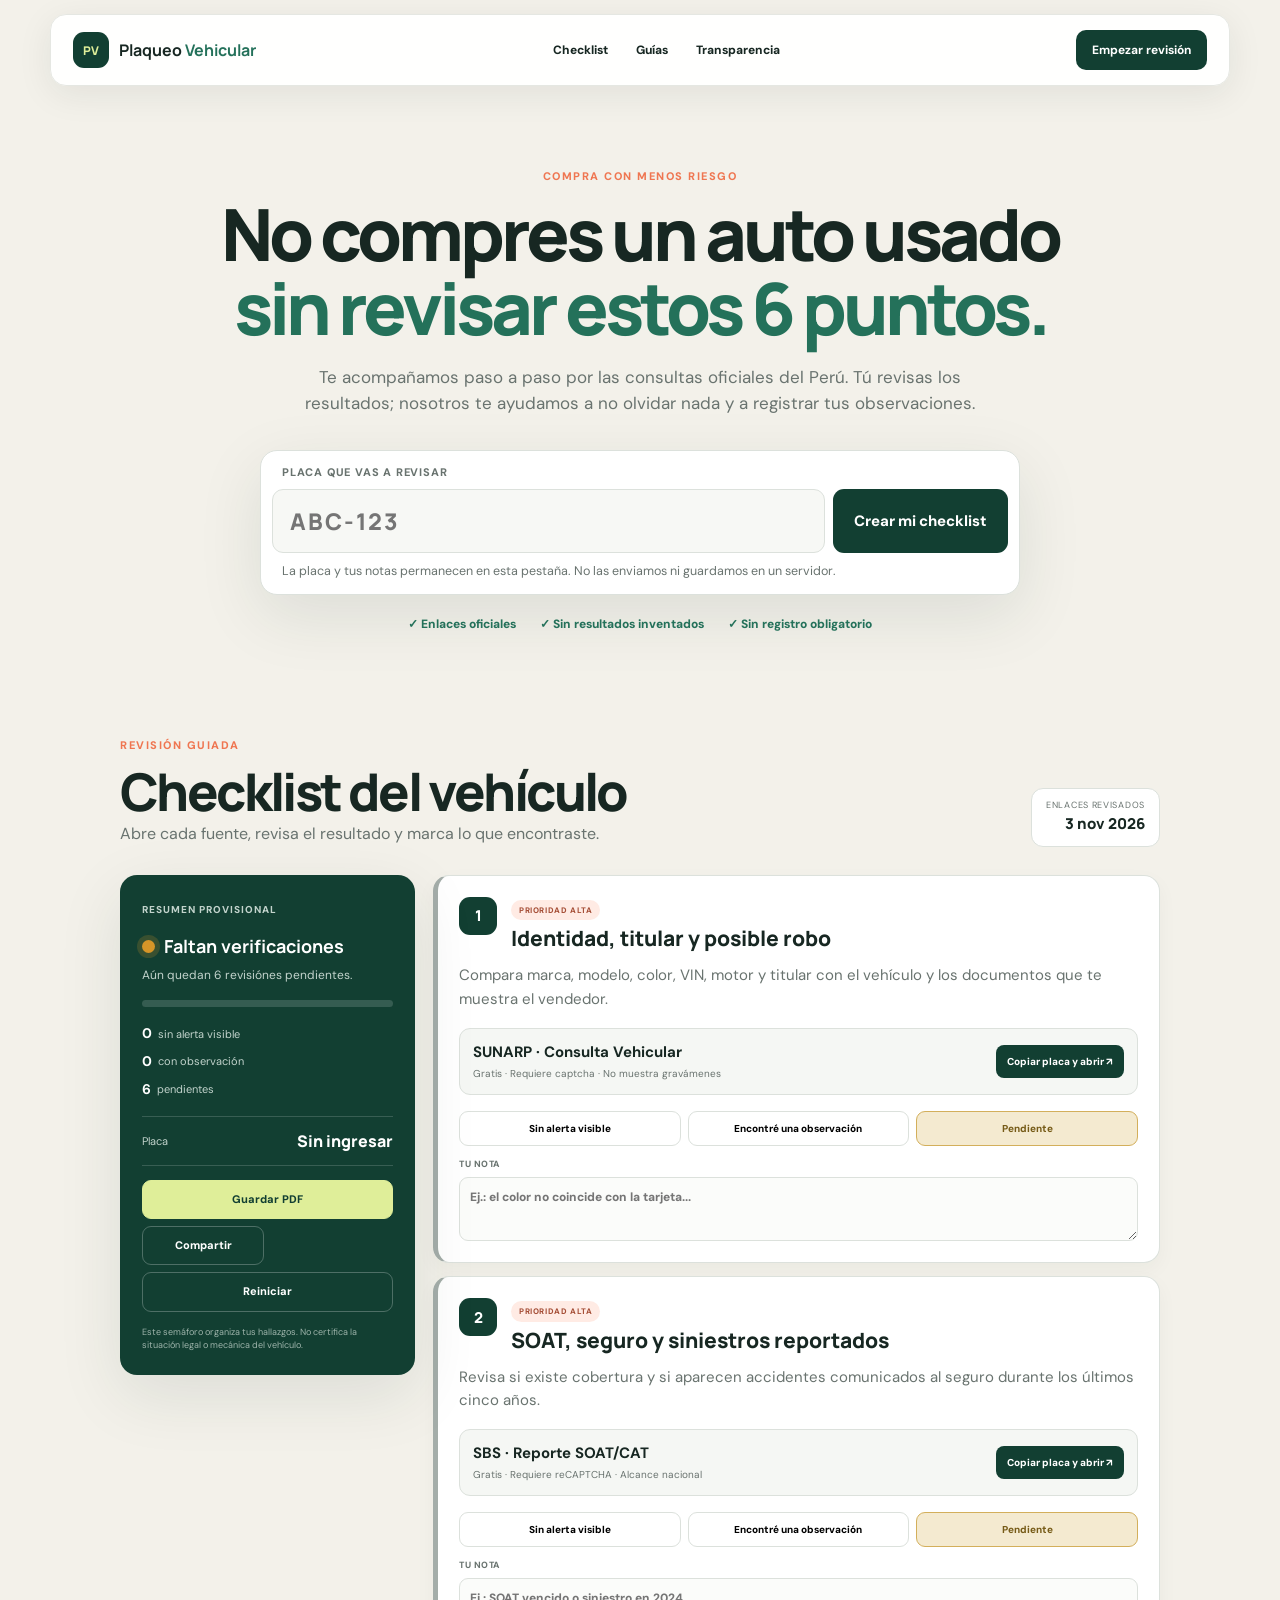
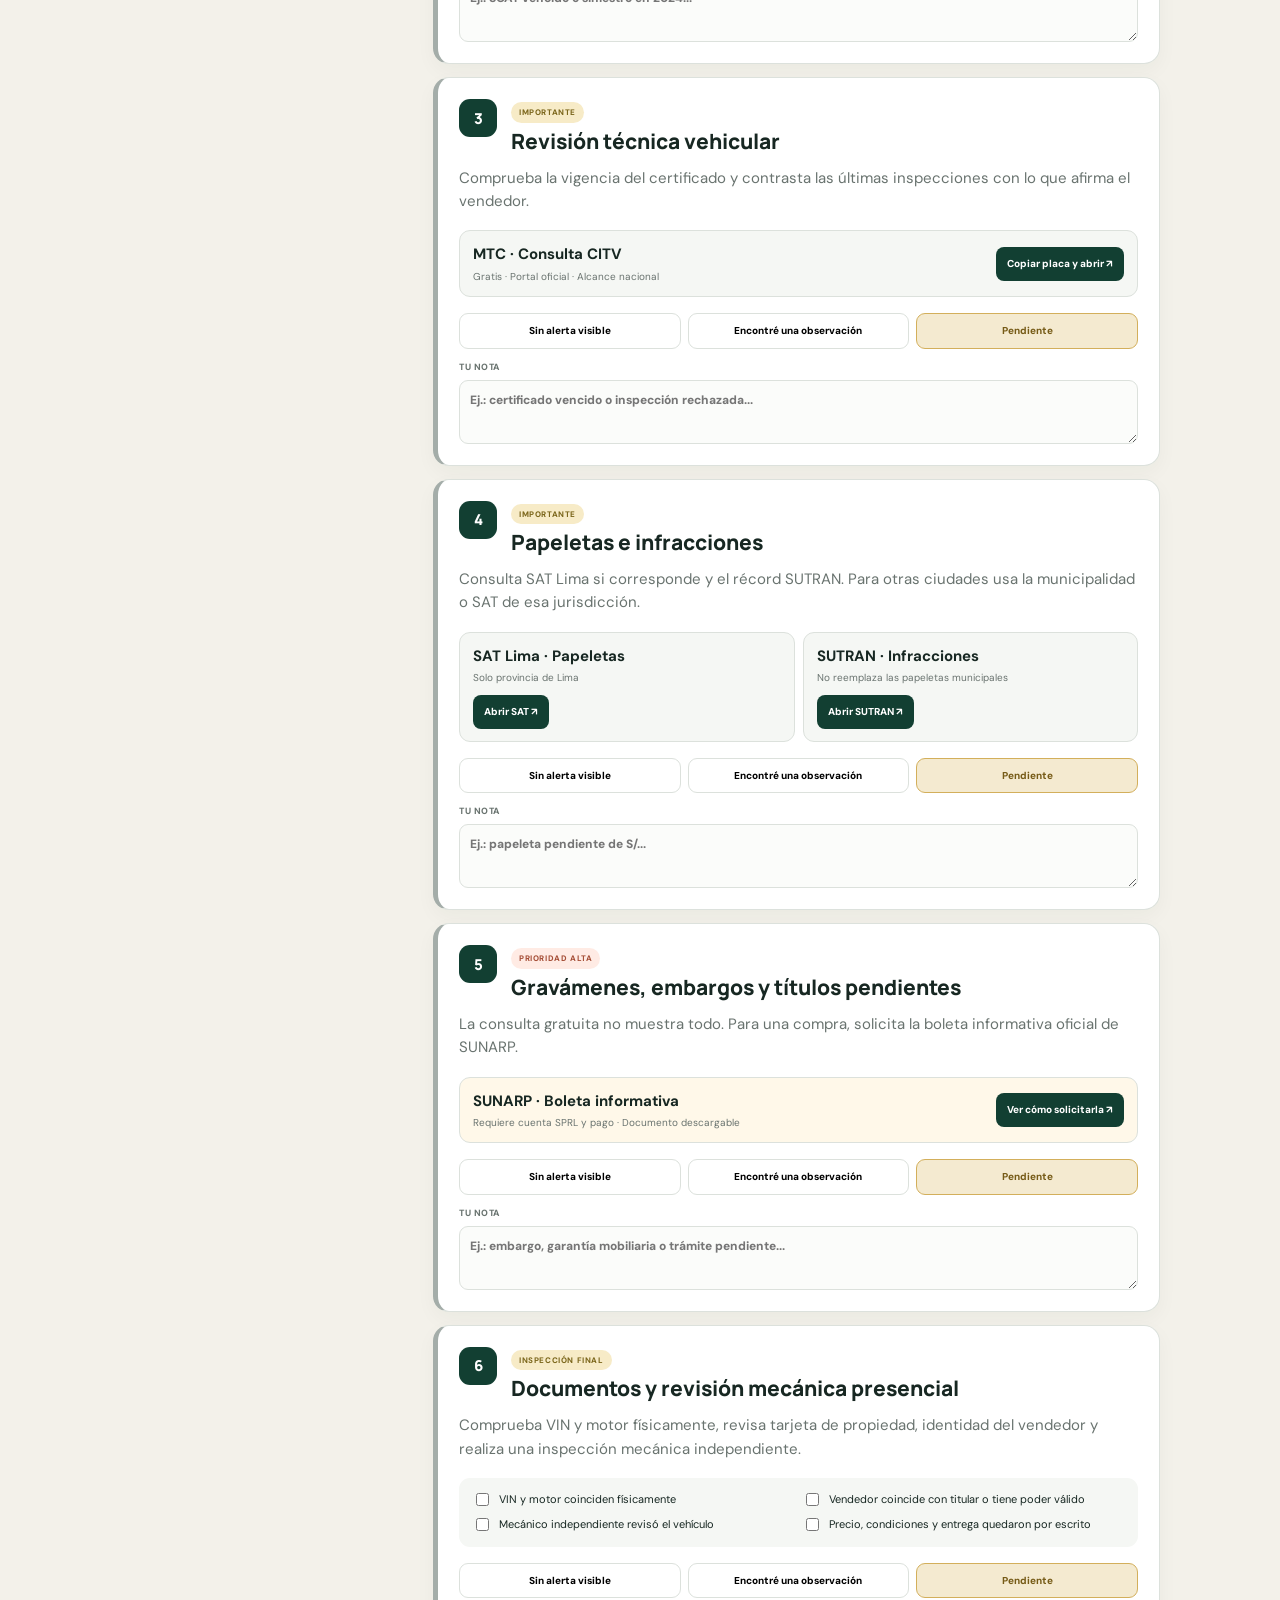
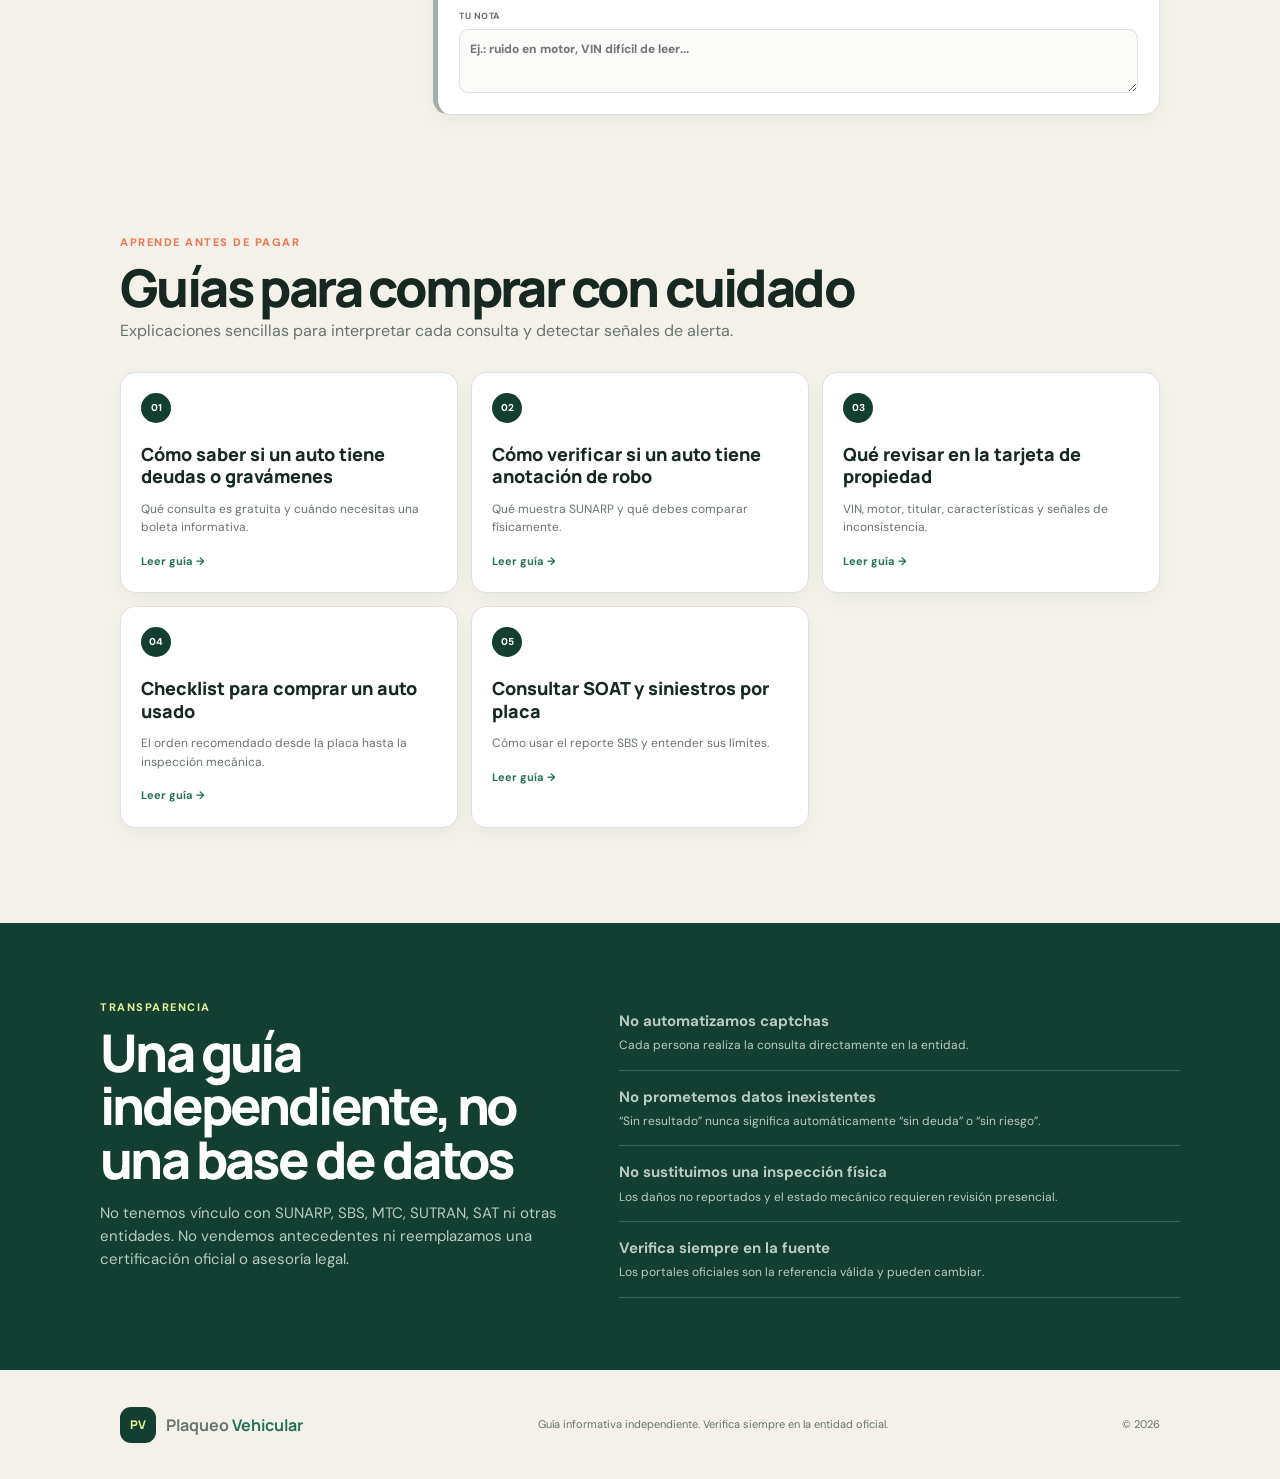
<file: index.html>
<!doctype html>
<html lang="es">
<head>
  <meta charset="utf-8">
  <meta name="viewport" content="width=device-width,initial-scale=1,viewport-fit=cover">
  <meta name="theme-color" content="#123f32">
  <title>Checklist para comprar un auto usado en Perú | Plaqueo Vehicular</title>
  <meta name="description" content="Guía paso a paso para revisar un auto usado en Perú con fuentes oficiales. Consulta SUNARP, SOAT, revisión técnica, papeletas y gravámenes sin datos inventados.">
  <link rel="canonical" href="https://matiascar1.github.io/Plaqueo-vehicular/">
  <meta property="og:type" content="website">
  <meta property="og:locale" content="es_PE">
  <meta property="og:site_name" content="Plaqueo Vehicular">
  <meta property="og:title" content="Antes de comprar un auto usado, revisa estos 6 puntos">
  <meta property="og:description" content="Checklist gratuito con enlaces oficiales de SUNARP, SBS, MTC, SUTRAN y SAT. Sin inventar resultados.">
  <meta property="og:url" content="https://matiascar1.github.io/Plaqueo-vehicular/">
  <meta property="og:image" content="https://matiascar1.github.io/Plaqueo-vehicular/og-card.png">
  <meta property="og:image:width" content="1200">
  <meta property="og:image:height" content="630">
  <meta name="twitter:card" content="summary_large_image">
  <link rel="preconnect" href="https://fonts.googleapis.com">
  <link rel="preconnect" href="https://fonts.gstatic.com" crossorigin>
  <link href="https://fonts.googleapis.com/css2?family=DM+Sans:wght@400;500;600;700&family=Manrope:wght@700;800&display=swap" rel="stylesheet">
  <link rel="stylesheet" href="styles.css?v=8">
  <script type="application/ld+json">{"@context":"https://schema.org","@type":"WebSite","name":"Plaqueo Vehicular","url":"https://matiascar1.github.io/Plaqueo-vehicular/","description":"Guía independiente para revisar un auto usado en Perú mediante fuentes oficiales."}</script>
</head>
<body>
  <header class="site-header">
    <a class="brand" href="#inicio" aria-label="Plaqueo Vehicular, inicio"><span class="brand-mark">PV</span><span>Plaqueo <b>Vehicular</b></span></a>
    <nav aria-label="Navegación principal"><a href="#checklist">Checklist</a><a href="#guias">Guías</a><a href="#limites">Transparencia</a></nav>
    <a class="header-link" href="#checklist">Empezar revisión</a>
  </header>

  <main id="inicio">
    <section class="hero">
      <div class="hero-copy">
        <span class="eyebrow">COMPRA CON MENOS RIESGO</span>
        <h1>No compres un auto usado<br><em>sin revisar estos 6 puntos.</em></h1>
        <p>Te acompañamos paso a paso por las consultas oficiales del Perú. Tú revisas los resultados; nosotros te ayudamos a no olvidar nada y a registrar tus observaciones.</p>
      </div>
      <form class="plate-form" id="plateForm">
        <label for="plateInput">Placa que vas a revisar</label>
        <div class="plate-row"><input id="plateInput" placeholder="ABC-123" maxlength="8" autocomplete="off" aria-describedby="plateHelp"><button type="submit">Crear mi checklist</button></div>
        <small id="plateHelp">La placa y tus notas permanecen en esta pestaña. No las enviamos ni guardamos en un servidor.</small>
      </form>
      <div class="trust-row" aria-label="Principios de la guía">
        <span>✓ Enlaces oficiales</span><span>✓ Sin resultados inventados</span><span>✓ Sin registro obligatorio</span>
      </div>
    </section>

    <section class="checklist-section" id="checklist">
      <div class="section-heading">
        <div><span class="eyebrow">REVISIÓN GUIADA</span><h2>Checklist del vehículo</h2><p>Abre cada fuente, revisa el resultado y marca lo que encontraste.</p></div>
        <div class="verified-date"><span>Enlaces revisados</span><strong>3 nov 2026</strong></div>
      </div>

      <div class="checklist-layout">
        <aside class="summary-card" aria-live="polite">
          <span class="summary-label">Resumen provisional</span>
          <div class="traffic pending" id="traffic"><span class="traffic-dot"></span><strong>Faltan verificaciones</strong></div>
          <p id="summaryText">Completa las seis revisiones antes de tomar una decisión.</p>
          <div class="progress" aria-label="Progreso del checklist"><span id="progressBar"></span></div>
          <div class="summary-counts"><span><b id="okCount">0</b> sin alerta visible</span><span><b id="warnCount">0</b> con observación</span><span><b id="pendingCount">6</b> pendientes</span></div>
          <div class="prepared-plate"><span>Placa</span><strong id="preparedPlate">Sin ingresar</strong></div>
          <div class="summary-actions"><button id="downloadPdf" class="action-primary">Guardar PDF</button><button id="shareSummary">Compartir</button><button id="resetChecklist" class="action-quiet">Reiniciar</button></div>
          <small>Este semáforo organiza tus hallazgos. No certifica la situación legal o mecánica del vehículo.</small>
        </aside>

        <div class="steps" id="steps">
          <article class="check-step" data-state="pending" data-step="sunarp">
            <header><span class="step-number">1</span><div><span class="priority critical">Prioridad alta</span><h3>Identidad, titular y posible robo</h3></div></header>
            <p>Compara marca, modelo, color, VIN, motor y titular con el vehículo y los documentos que te muestra el vendedor.</p>
            <div class="step-source"><div><b>SUNARP · Consulta Vehicular</b><small>Gratis · Requiere captcha · No muestra gravámenes</small></div><a data-copy="true" href="https://consultavehicular.sunarp.gob.pe/consulta-vehicular/" target="_blank" rel="noopener">Copiar placa y abrir ↗</a></div>
            <div class="review-options" role="group" aria-label="Resultado de identidad y titular"><button data-result="ok">Sin alerta visible</button><button data-result="warn">Encontré una observación</button><button data-result="pending" class="selected">Pendiente</button></div>
            <label class="note-label">Tu nota <textarea placeholder="Ej.: el color no coincide con la tarjeta..."></textarea></label>
          </article>

          <article class="check-step" data-state="pending" data-step="insurance">
            <header><span class="step-number">2</span><div><span class="priority critical">Prioridad alta</span><h3>SOAT, seguro y siniestros reportados</h3></div></header>
            <p>Revisa si existe cobertura y si aparecen accidentes comunicados al seguro durante los últimos cinco años.</p>
            <div class="step-source"><div><b>SBS · Reporte SOAT/CAT</b><small>Gratis · Requiere reCAPTCHA · Alcance nacional</small></div><a data-copy="true" href="https://servicios.sbs.gob.pe/reportesoat/BusquedaPlaca" target="_blank" rel="noopener">Copiar placa y abrir ↗</a></div>
            <div class="review-options" role="group" aria-label="Resultado de SOAT y siniestros"><button data-result="ok">Sin alerta visible</button><button data-result="warn">Encontré una observación</button><button data-result="pending" class="selected">Pendiente</button></div>
            <label class="note-label">Tu nota <textarea placeholder="Ej.: SOAT vencido o siniestro en 2024..."></textarea></label>
          </article>

          <article class="check-step" data-state="pending" data-step="inspection">
            <header><span class="step-number">3</span><div><span class="priority">Importante</span><h3>Revisión técnica vehicular</h3></div></header>
            <p>Comprueba la vigencia del certificado y contrasta las últimas inspecciones con lo que afirma el vendedor.</p>
            <div class="step-source"><div><b>MTC · Consulta CITV</b><small>Gratis · Portal oficial · Alcance nacional</small></div><a data-copy="true" href="https://sistemas.mtc.gob.pe/aplicaciones/consulta-de-inspeccion-tecnica-vehicular/" target="_blank" rel="noopener">Copiar placa y abrir ↗</a></div>
            <div class="review-options" role="group" aria-label="Resultado de revisión técnica"><button data-result="ok">Sin alerta visible</button><button data-result="warn">Encontré una observación</button><button data-result="pending" class="selected">Pendiente</button></div>
            <label class="note-label">Tu nota <textarea placeholder="Ej.: certificado vencido o inspección rechazada..."></textarea></label>
          </article>

          <article class="check-step" data-state="pending" data-step="fines">
            <header><span class="step-number">4</span><div><span class="priority">Importante</span><h3>Papeletas e infracciones</h3></div></header>
            <p>Consulta SAT Lima si corresponde y el récord SUTRAN. Para otras ciudades usa la municipalidad o SAT de esa jurisdicción.</p>
            <div class="source-pair"><div class="step-source"><div><b>SAT Lima · Papeletas</b><small>Solo provincia de Lima</small></div><a data-copy="true" href="https://www.sat.gob.pe/Websitev8/modulos/contenidos/ConsultaPapeletasv3.aspx" target="_blank" rel="noopener">Abrir SAT ↗</a></div><div class="step-source"><div><b>SUTRAN · Infracciones</b><small>No reemplaza las papeletas municipales</small></div><a data-copy="true" href="https://www.sutran.gob.pe/consultas/record-de-infracciones/record-de-infracciones/" target="_blank" rel="noopener">Abrir SUTRAN ↗</a></div></div>
            <div class="review-options" role="group" aria-label="Resultado de papeletas"><button data-result="ok">Sin alerta visible</button><button data-result="warn">Encontré una observación</button><button data-result="pending" class="selected">Pendiente</button></div>
            <label class="note-label">Tu nota <textarea placeholder="Ej.: papeleta pendiente de S/..."></textarea></label>
          </article>

          <article class="check-step" data-state="pending" data-step="liens">
            <header><span class="step-number">5</span><div><span class="priority critical">Prioridad alta</span><h3>Gravámenes, embargos y títulos pendientes</h3></div></header>
            <p>La consulta gratuita no muestra todo. Para una compra, solicita la boleta informativa oficial de SUNARP.</p>
            <div class="step-source paid-source"><div><b>SUNARP · Boleta informativa</b><small>Requiere cuenta SPRL y pago · Documento descargable</small></div><a data-copy="true" href="https://www.gob.pe/22911-solicitar-boleta-informativa" target="_blank" rel="noopener">Ver cómo solicitarla ↗</a></div>
            <div class="review-options" role="group" aria-label="Resultado de gravámenes"><button data-result="ok">Sin alerta visible</button><button data-result="warn">Encontré una observación</button><button data-result="pending" class="selected">Pendiente</button></div>
            <label class="note-label">Tu nota <textarea placeholder="Ej.: embargo, garantía mobiliaria o trámite pendiente..."></textarea></label>
          </article>

          <article class="check-step" data-state="pending" data-step="physical">
            <header><span class="step-number">6</span><div><span class="priority">Inspección final</span><h3>Documentos y revisión mecánica presencial</h3></div></header>
            <p>Comprueba VIN y motor físicamente, revisa tarjeta de propiedad, identidad del vendedor y realiza una inspección mecánica independiente.</p>
            <div class="physical-list"><label><input type="checkbox"> VIN y motor coinciden físicamente</label><label><input type="checkbox"> Vendedor coincide con titular o tiene poder válido</label><label><input type="checkbox"> Mecánico independiente revisó el vehículo</label><label><input type="checkbox"> Precio, condiciones y entrega quedaron por escrito</label></div>
            <div class="review-options" role="group" aria-label="Resultado de revisión presencial"><button data-result="ok">Sin alerta visible</button><button data-result="warn">Encontré una observación</button><button data-result="pending" class="selected">Pendiente</button></div>
            <label class="note-label">Tu nota <textarea placeholder="Ej.: ruido en motor, VIN difícil de leer..."></textarea></label>
          </article>
        </div>
      </div>
    </section>

    <section class="guides" id="guias">
      <div class="section-heading"><div><span class="eyebrow">APRENDE ANTES DE PAGAR</span><h2>Guías para comprar con cuidado</h2><p>Explicaciones sencillas para interpretar cada consulta y detectar señales de alerta.</p></div></div>
      <div class="guide-grid">
        <a href="como-saber-deudas-gravamenes.html"><span>01</span><h3>Cómo saber si un auto tiene deudas o gravámenes</h3><p>Qué consulta es gratuita y cuándo necesitas una boleta informativa.</p><b>Leer guía →</b></a>
        <a href="verificar-auto-robado.html"><span>02</span><h3>Cómo verificar si un auto tiene anotación de robo</h3><p>Qué muestra SUNARP y qué debes comparar físicamente.</p><b>Leer guía →</b></a>
        <a href="revisar-tarjeta-propiedad.html"><span>03</span><h3>Qué revisar en la tarjeta de propiedad</h3><p>VIN, motor, titular, características y señales de inconsistencia.</p><b>Leer guía →</b></a>
        <a href="checklist-comprar-auto-usado.html"><span>04</span><h3>Checklist para comprar un auto usado</h3><p>El orden recomendado desde la placa hasta la inspección mecánica.</p><b>Leer guía →</b></a>
        <a href="consultar-soat-siniestros.html"><span>05</span><h3>Consultar SOAT y siniestros por placa</h3><p>Cómo usar el reporte SBS y entender sus límites.</p><b>Leer guía →</b></a>
      </div>
    </section>

    <section class="limits" id="limites">
      <div><span class="eyebrow">TRANSPARENCIA</span><h2>Una guía independiente, no una base de datos</h2><p>No tenemos vínculo con SUNARP, SBS, MTC, SUTRAN, SAT ni otras entidades. No vendemos antecedentes ni reemplazamos una certificación oficial o asesoría legal.</p></div>
      <div class="limit-list"><p><b>No automatizamos captchas</b><span>Cada persona realiza la consulta directamente en la entidad.</span></p><p><b>No prometemos datos inexistentes</b><span>“Sin resultado” nunca significa automáticamente “sin deuda” o “sin riesgo”.</span></p><p><b>No sustituimos una inspección física</b><span>Los daños no reportados y el estado mecánico requieren revisión presencial.</span></p><p><b>Verifica siempre en la fuente</b><span>Los portales oficiales son la referencia válida y pueden cambiar.</span></p></div>
    </section>
  </main>

  <footer><div class="brand"><span class="brand-mark">PV</span><span>Plaqueo <b>Vehicular</b></span></div><p>Guía informativa independiente. Verifica siempre en la entidad oficial.</p><span>© 2026</span></footer>
  <div class="toast" id="toast" role="status" aria-live="polite"></div>
  <script src="app.js?v=8"></script>
</body>
</html>
</file>
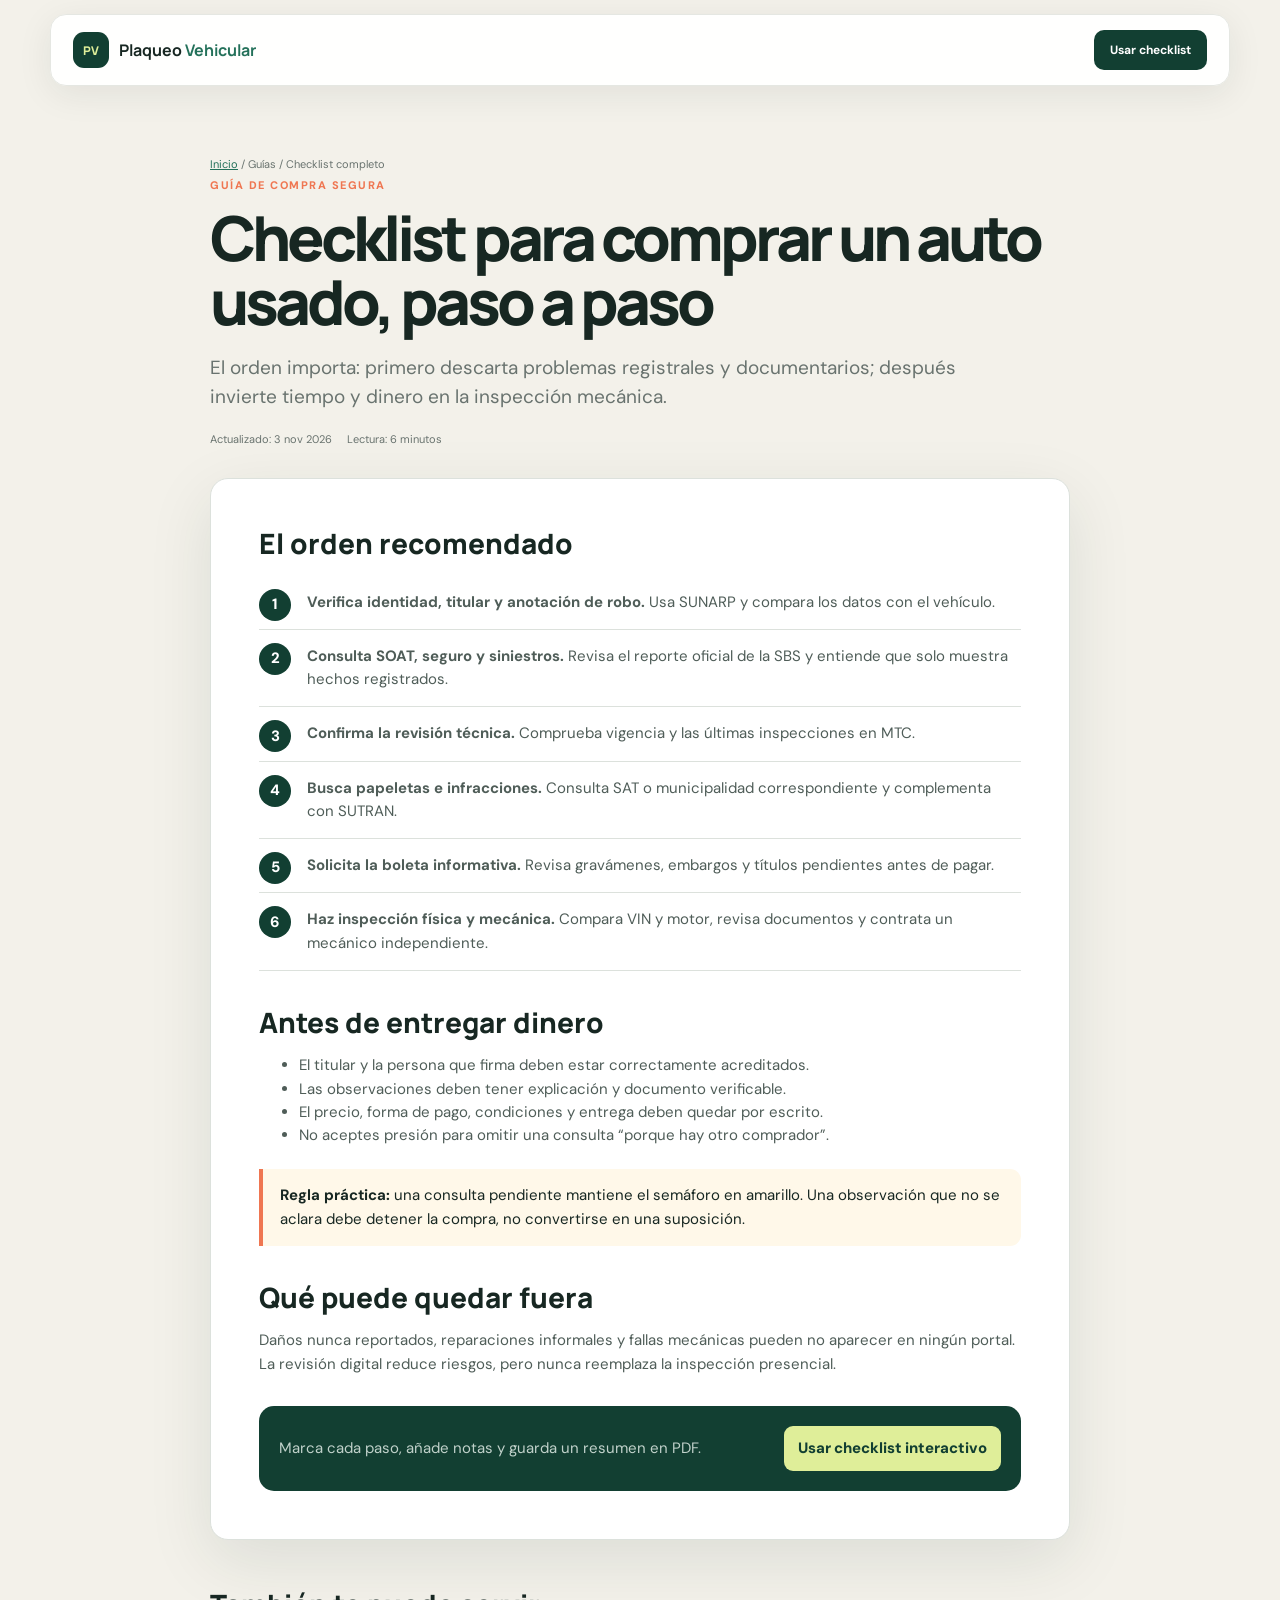
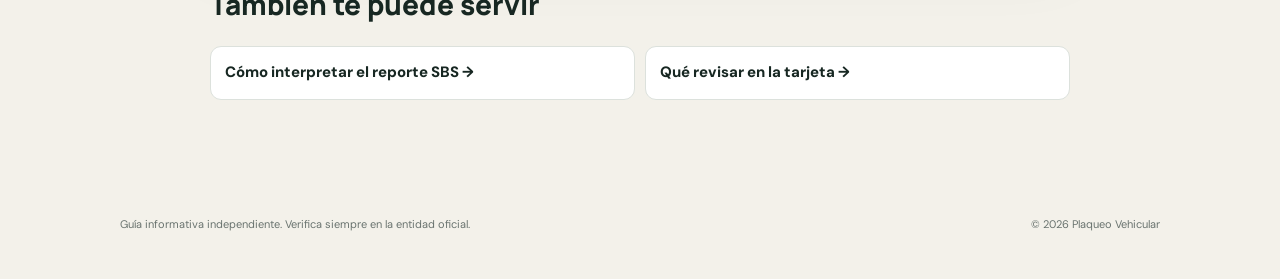
<file: checklist-comprar-auto-usado.html>
<!doctype html><html lang="es"><head><meta charset="utf-8"><meta name="viewport" content="width=device-width,initial-scale=1"><meta name="theme-color" content="#123f32"><title>Checklist para comprar un auto usado en Perú</title><meta name="description" content="Checklist paso a paso para revisar documentos, SUNARP, SOAT, siniestros, revisión técnica, papeletas, gravámenes y mecánica."><link rel="canonical" href="https://matiascar1.github.io/Plaqueo-vehicular/checklist-comprar-auto-usado.html"><meta property="og:type" content="article"><meta property="og:locale" content="es_PE"><meta property="og:title" content="Checklist para comprar un auto usado"><meta property="og:description" content="Seis pasos antes de pagarle al vendedor."><meta property="og:image" content="https://matiascar1.github.io/Plaqueo-vehicular/og-card.svg"><link rel="preconnect" href="https://fonts.googleapis.com"><link rel="preconnect" href="https://fonts.gstatic.com" crossorigin><link href="https://fonts.googleapis.com/css2?family=DM+Sans:wght@400;500;600;700&family=Manrope:wght@700;800&display=swap" rel="stylesheet"><link rel="stylesheet" href="styles.css?v=8"></head><body class="guide-page"><header class="site-header"><a class="brand" href="index.html"><span class="brand-mark">PV</span><span>Plaqueo <b>Vehicular</b></span></a><a class="header-link" href="index.html#checklist">Usar checklist</a></header><main><article class="guide-article"><div class="article-hero"><div class="breadcrumbs"><a href="index.html">Inicio</a> / Guías / Checklist completo</div><span class="eyebrow">GUÍA DE COMPRA SEGURA</span><h1>Checklist para comprar un auto usado, paso a paso</h1><p class="article-lead">El orden importa: primero descarta problemas registrales y documentarios; después invierte tiempo y dinero en la inspección mecánica.</p><div class="article-meta"><span>Actualizado: 3 nov 2026</span><span>Lectura: 6 minutos</span></div></div><div class="article-body"><h2>El orden recomendado</h2><ol class="article-steps"><li><b>Verifica identidad, titular y anotación de robo.</b> Usa SUNARP y compara los datos con el vehículo.</li><li><b>Consulta SOAT, seguro y siniestros.</b> Revisa el reporte oficial de la SBS y entiende que solo muestra hechos registrados.</li><li><b>Confirma la revisión técnica.</b> Comprueba vigencia y las últimas inspecciones en MTC.</li><li><b>Busca papeletas e infracciones.</b> Consulta SAT o municipalidad correspondiente y complementa con SUTRAN.</li><li><b>Solicita la boleta informativa.</b> Revisa gravámenes, embargos y títulos pendientes antes de pagar.</li><li><b>Haz inspección física y mecánica.</b> Compara VIN y motor, revisa documentos y contrata un mecánico independiente.</li></ol><h2>Antes de entregar dinero</h2><ul><li>El titular y la persona que firma deben estar correctamente acreditados.</li><li>Las observaciones deben tener explicación y documento verificable.</li><li>El precio, forma de pago, condiciones y entrega deben quedar por escrito.</li><li>No aceptes presión para omitir una consulta “porque hay otro comprador”.</li></ul><div class="article-callout"><b>Regla práctica:</b> una consulta pendiente mantiene el semáforo en amarillo. Una observación que no se aclara debe detener la compra, no convertirse en una suposición.</div><h2>Qué puede quedar fuera</h2><p>Daños nunca reportados, reparaciones informales y fallas mecánicas pueden no aparecer en ningún portal. La revisión digital reduce riesgos, pero nunca reemplaza la inspección presencial.</p><div class="article-cta"><p>Marca cada paso, añade notas y guarda un resumen en PDF.</p><a href="index.html#checklist">Usar checklist interactivo</a></div></div></article><section class="related-guides"><h2>También te puede servir</h2><div class="related-list"><a href="consultar-soat-siniestros.html">Cómo interpretar el reporte SBS →</a><a href="revisar-tarjeta-propiedad.html">Qué revisar en la tarjeta →</a></div></section></main><footer><p>Guía informativa independiente. Verifica siempre en la entidad oficial.</p><span>© 2026 Plaqueo Vehicular</span></footer></body></html>
</file>
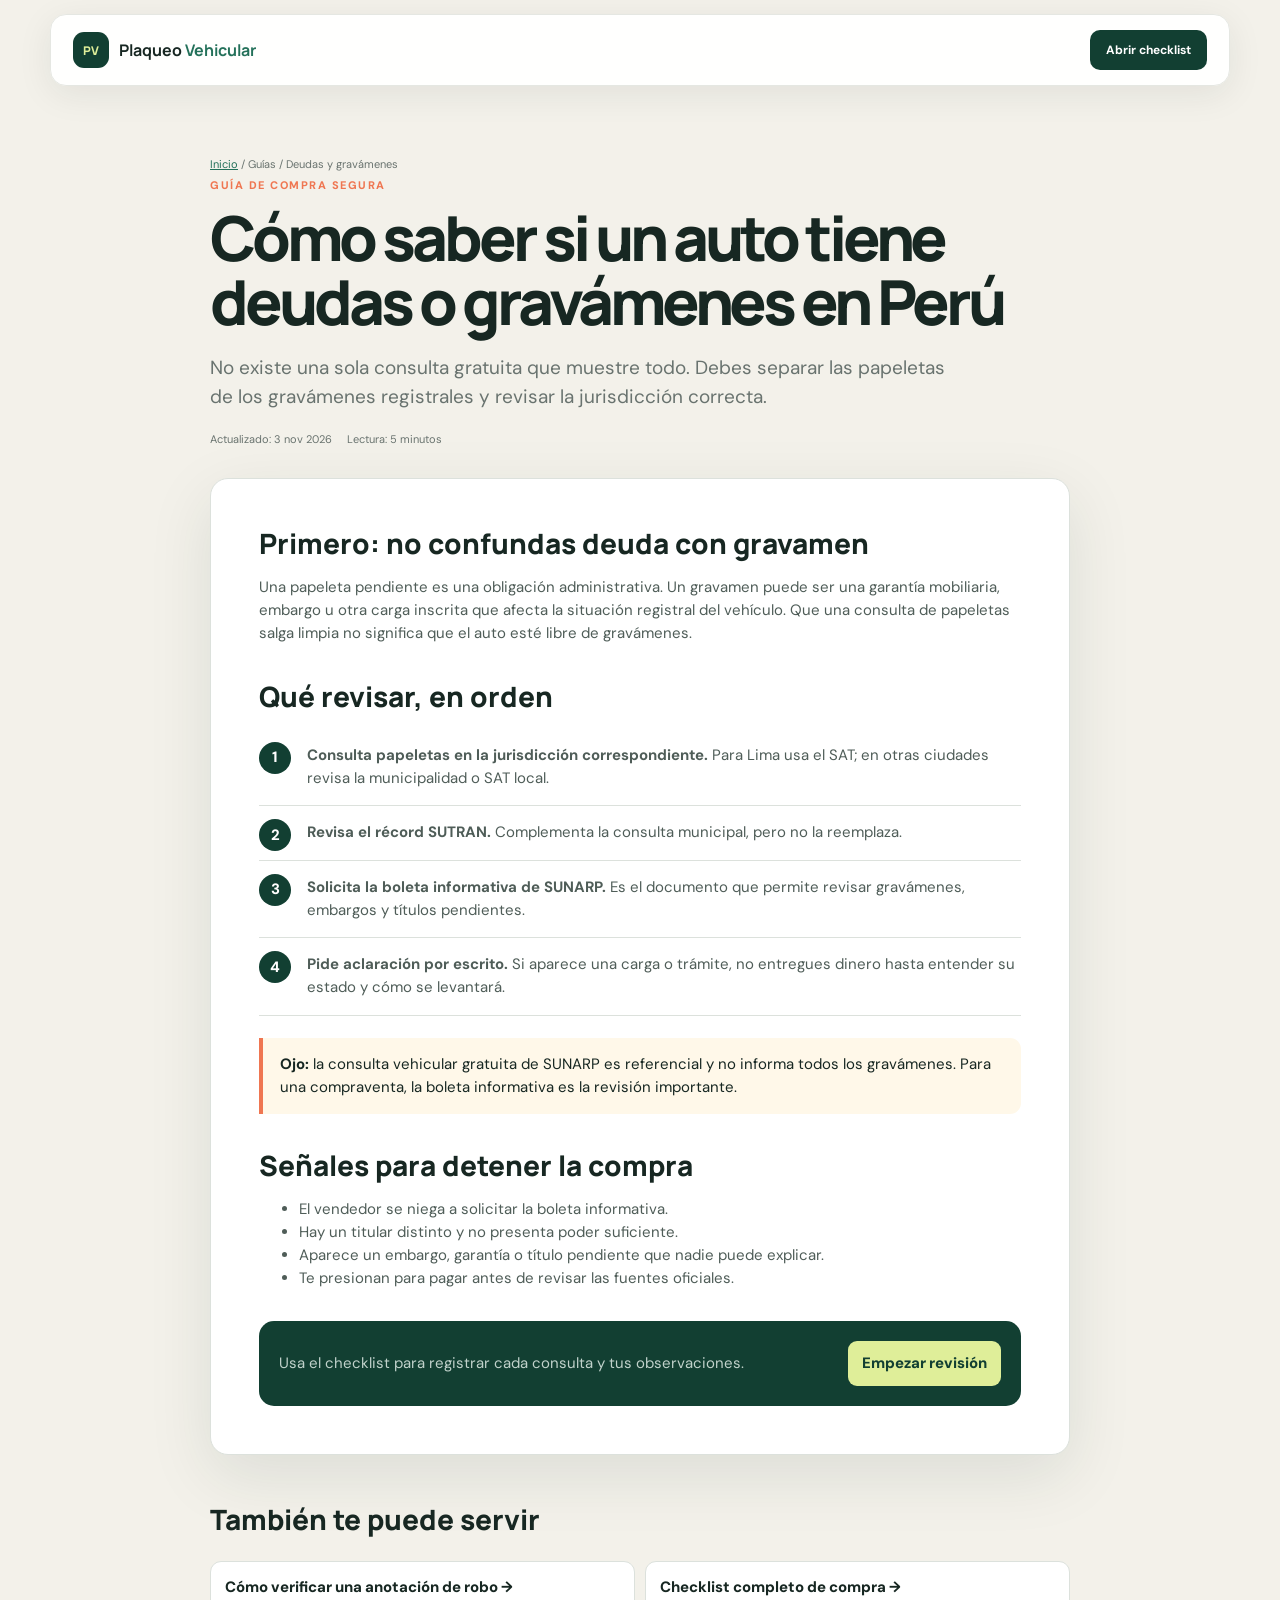
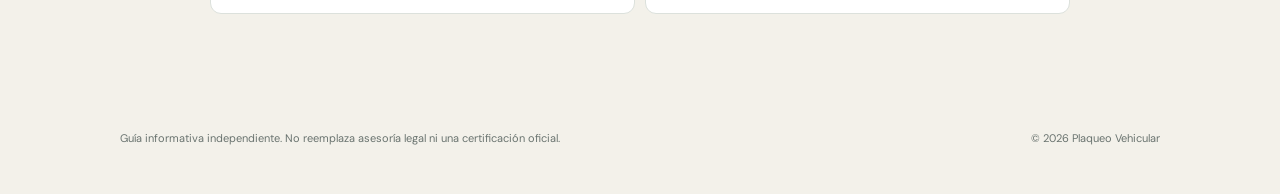
<file: como-saber-deudas-gravamenes.html>
<!doctype html><html lang="es"><head><meta charset="utf-8"><meta name="viewport" content="width=device-width,initial-scale=1"><meta name="theme-color" content="#123f32"><title>Cómo saber si un auto tiene deudas o gravámenes en Perú</title><meta name="description" content="Aprende qué consultas hacer para detectar papeletas, gravámenes, embargos y títulos pendientes antes de comprar un auto usado en Perú."><link rel="canonical" href="https://matiascar1.github.io/Plaqueo-vehicular/como-saber-deudas-gravamenes.html"><meta property="og:type" content="article"><meta property="og:locale" content="es_PE"><meta property="og:title" content="Cómo saber si un auto tiene deudas o gravámenes"><meta property="og:description" content="Guía práctica con fuentes oficiales del Perú."><meta property="og:image" content="https://matiascar1.github.io/Plaqueo-vehicular/og-card.svg"><link rel="preconnect" href="https://fonts.googleapis.com"><link rel="preconnect" href="https://fonts.gstatic.com" crossorigin><link href="https://fonts.googleapis.com/css2?family=DM+Sans:wght@400;500;600;700&family=Manrope:wght@700;800&display=swap" rel="stylesheet"><link rel="stylesheet" href="styles.css?v=8"></head><body class="guide-page"><header class="site-header"><a class="brand" href="index.html"><span class="brand-mark">PV</span><span>Plaqueo <b>Vehicular</b></span></a><a class="header-link" href="index.html#checklist">Abrir checklist</a></header><main><article class="guide-article"><div class="article-hero"><div class="breadcrumbs"><a href="index.html">Inicio</a> / Guías / Deudas y gravámenes</div><span class="eyebrow">GUÍA DE COMPRA SEGURA</span><h1>Cómo saber si un auto tiene deudas o gravámenes en Perú</h1><p class="article-lead">No existe una sola consulta gratuita que muestre todo. Debes separar las papeletas de los gravámenes registrales y revisar la jurisdicción correcta.</p><div class="article-meta"><span>Actualizado: 3 nov 2026</span><span>Lectura: 5 minutos</span></div></div><div class="article-body"><h2>Primero: no confundas deuda con gravamen</h2><p>Una papeleta pendiente es una obligación administrativa. Un gravamen puede ser una garantía mobiliaria, embargo u otra carga inscrita que afecta la situación registral del vehículo. Que una consulta de papeletas salga limpia no significa que el auto esté libre de gravámenes.</p><h2>Qué revisar, en orden</h2><ol class="article-steps"><li><b>Consulta papeletas en la jurisdicción correspondiente.</b> Para Lima usa el SAT; en otras ciudades revisa la municipalidad o SAT local.</li><li><b>Revisa el récord SUTRAN.</b> Complementa la consulta municipal, pero no la reemplaza.</li><li><b>Solicita la boleta informativa de SUNARP.</b> Es el documento que permite revisar gravámenes, embargos y títulos pendientes.</li><li><b>Pide aclaración por escrito.</b> Si aparece una carga o trámite, no entregues dinero hasta entender su estado y cómo se levantará.</li></ol><div class="article-callout"><b>Ojo:</b> la consulta vehicular gratuita de SUNARP es referencial y no informa todos los gravámenes. Para una compraventa, la boleta informativa es la revisión importante.</div><h2>Señales para detener la compra</h2><ul><li>El vendedor se niega a solicitar la boleta informativa.</li><li>Hay un titular distinto y no presenta poder suficiente.</li><li>Aparece un embargo, garantía o título pendiente que nadie puede explicar.</li><li>Te presionan para pagar antes de revisar las fuentes oficiales.</li></ul><div class="article-cta"><p>Usa el checklist para registrar cada consulta y tus observaciones.</p><a href="index.html#checklist">Empezar revisión</a></div></div></article><section class="related-guides"><h2>También te puede servir</h2><div class="related-list"><a href="verificar-auto-robado.html">Cómo verificar una anotación de robo →</a><a href="checklist-comprar-auto-usado.html">Checklist completo de compra →</a></div></section></main><footer><p>Guía informativa independiente. No reemplaza asesoría legal ni una certificación oficial.</p><span>© 2026 Plaqueo Vehicular</span></footer></body></html>
</file>
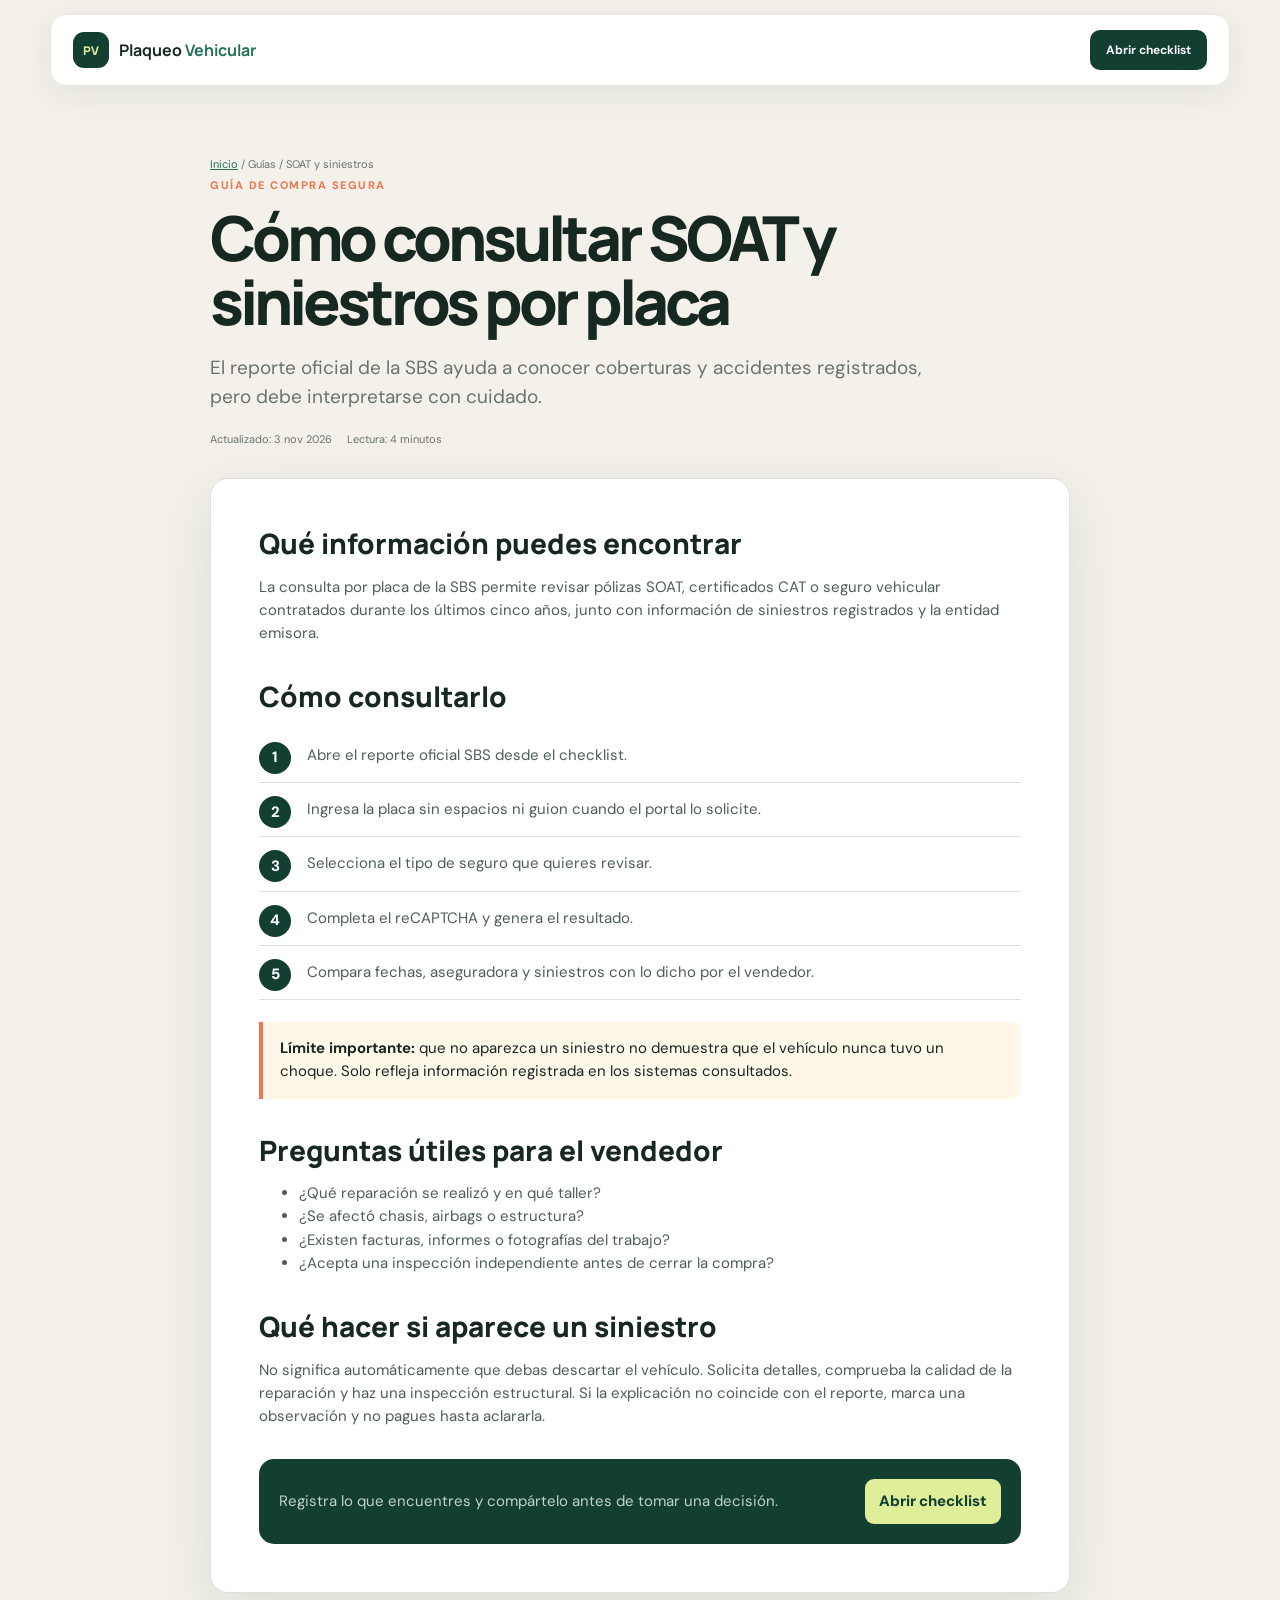
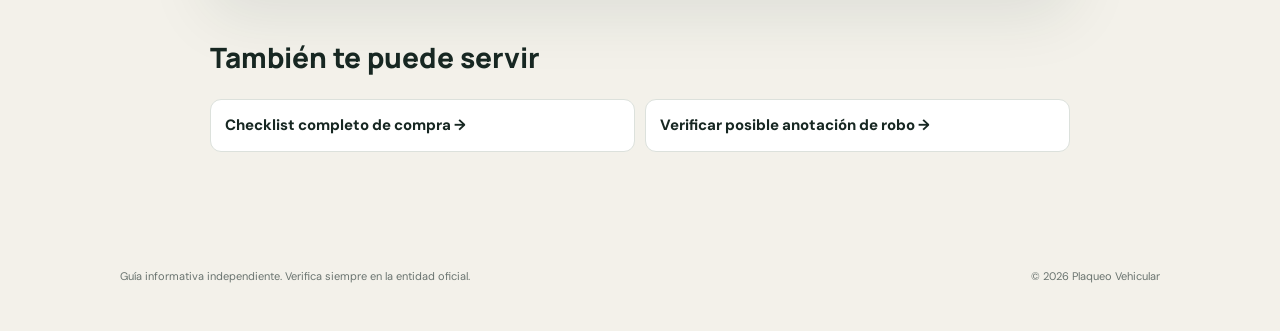
<file: consultar-soat-siniestros.html>
<!doctype html><html lang="es"><head><meta charset="utf-8"><meta name="viewport" content="width=device-width,initial-scale=1"><meta name="theme-color" content="#123f32"><title>Cómo consultar SOAT y siniestros por placa en Perú</title><meta name="description" content="Aprende a usar el reporte oficial SBS para revisar SOAT, CAT, seguro vehicular y siniestros registrados por placa."><link rel="canonical" href="https://matiascar1.github.io/Plaqueo-vehicular/consultar-soat-siniestros.html"><meta property="og:type" content="article"><meta property="og:locale" content="es_PE"><meta property="og:title" content="Consultar SOAT y siniestros por placa"><meta property="og:description" content="Cómo usar el reporte SBS y entender sus límites."><meta property="og:image" content="https://matiascar1.github.io/Plaqueo-vehicular/og-card.svg"><link rel="preconnect" href="https://fonts.googleapis.com"><link rel="preconnect" href="https://fonts.gstatic.com" crossorigin><link href="https://fonts.googleapis.com/css2?family=DM+Sans:wght@400;500;600;700&family=Manrope:wght@700;800&display=swap" rel="stylesheet"><link rel="stylesheet" href="styles.css?v=8"></head><body class="guide-page"><header class="site-header"><a class="brand" href="index.html"><span class="brand-mark">PV</span><span>Plaqueo <b>Vehicular</b></span></a><a class="header-link" href="index.html#checklist">Abrir checklist</a></header><main><article class="guide-article"><div class="article-hero"><div class="breadcrumbs"><a href="index.html">Inicio</a> / Guías / SOAT y siniestros</div><span class="eyebrow">GUÍA DE COMPRA SEGURA</span><h1>Cómo consultar SOAT y siniestros por placa</h1><p class="article-lead">El reporte oficial de la SBS ayuda a conocer coberturas y accidentes registrados, pero debe interpretarse con cuidado.</p><div class="article-meta"><span>Actualizado: 3 nov 2026</span><span>Lectura: 4 minutos</span></div></div><div class="article-body"><h2>Qué información puedes encontrar</h2><p>La consulta por placa de la SBS permite revisar pólizas SOAT, certificados CAT o seguro vehicular contratados durante los últimos cinco años, junto con información de siniestros registrados y la entidad emisora.</p><h2>Cómo consultarlo</h2><ol class="article-steps"><li>Abre el reporte oficial SBS desde el checklist.</li><li>Ingresa la placa sin espacios ni guion cuando el portal lo solicite.</li><li>Selecciona el tipo de seguro que quieres revisar.</li><li>Completa el reCAPTCHA y genera el resultado.</li><li>Compara fechas, aseguradora y siniestros con lo dicho por el vendedor.</li></ol><div class="article-callout"><b>Límite importante:</b> que no aparezca un siniestro no demuestra que el vehículo nunca tuvo un choque. Solo refleja información registrada en los sistemas consultados.</div><h2>Preguntas útiles para el vendedor</h2><ul><li>¿Qué reparación se realizó y en qué taller?</li><li>¿Se afectó chasis, airbags o estructura?</li><li>¿Existen facturas, informes o fotografías del trabajo?</li><li>¿Acepta una inspección independiente antes de cerrar la compra?</li></ul><h2>Qué hacer si aparece un siniestro</h2><p>No significa automáticamente que debas descartar el vehículo. Solicita detalles, comprueba la calidad de la reparación y haz una inspección estructural. Si la explicación no coincide con el reporte, marca una observación y no pagues hasta aclararla.</p><div class="article-cta"><p>Registra lo que encuentres y compártelo antes de tomar una decisión.</p><a href="index.html#checklist">Abrir checklist</a></div></div></article><section class="related-guides"><h2>También te puede servir</h2><div class="related-list"><a href="checklist-comprar-auto-usado.html">Checklist completo de compra →</a><a href="verificar-auto-robado.html">Verificar posible anotación de robo →</a></div></section></main><footer><p>Guía informativa independiente. Verifica siempre en la entidad oficial.</p><span>© 2026 Plaqueo Vehicular</span></footer></body></html>
</file>
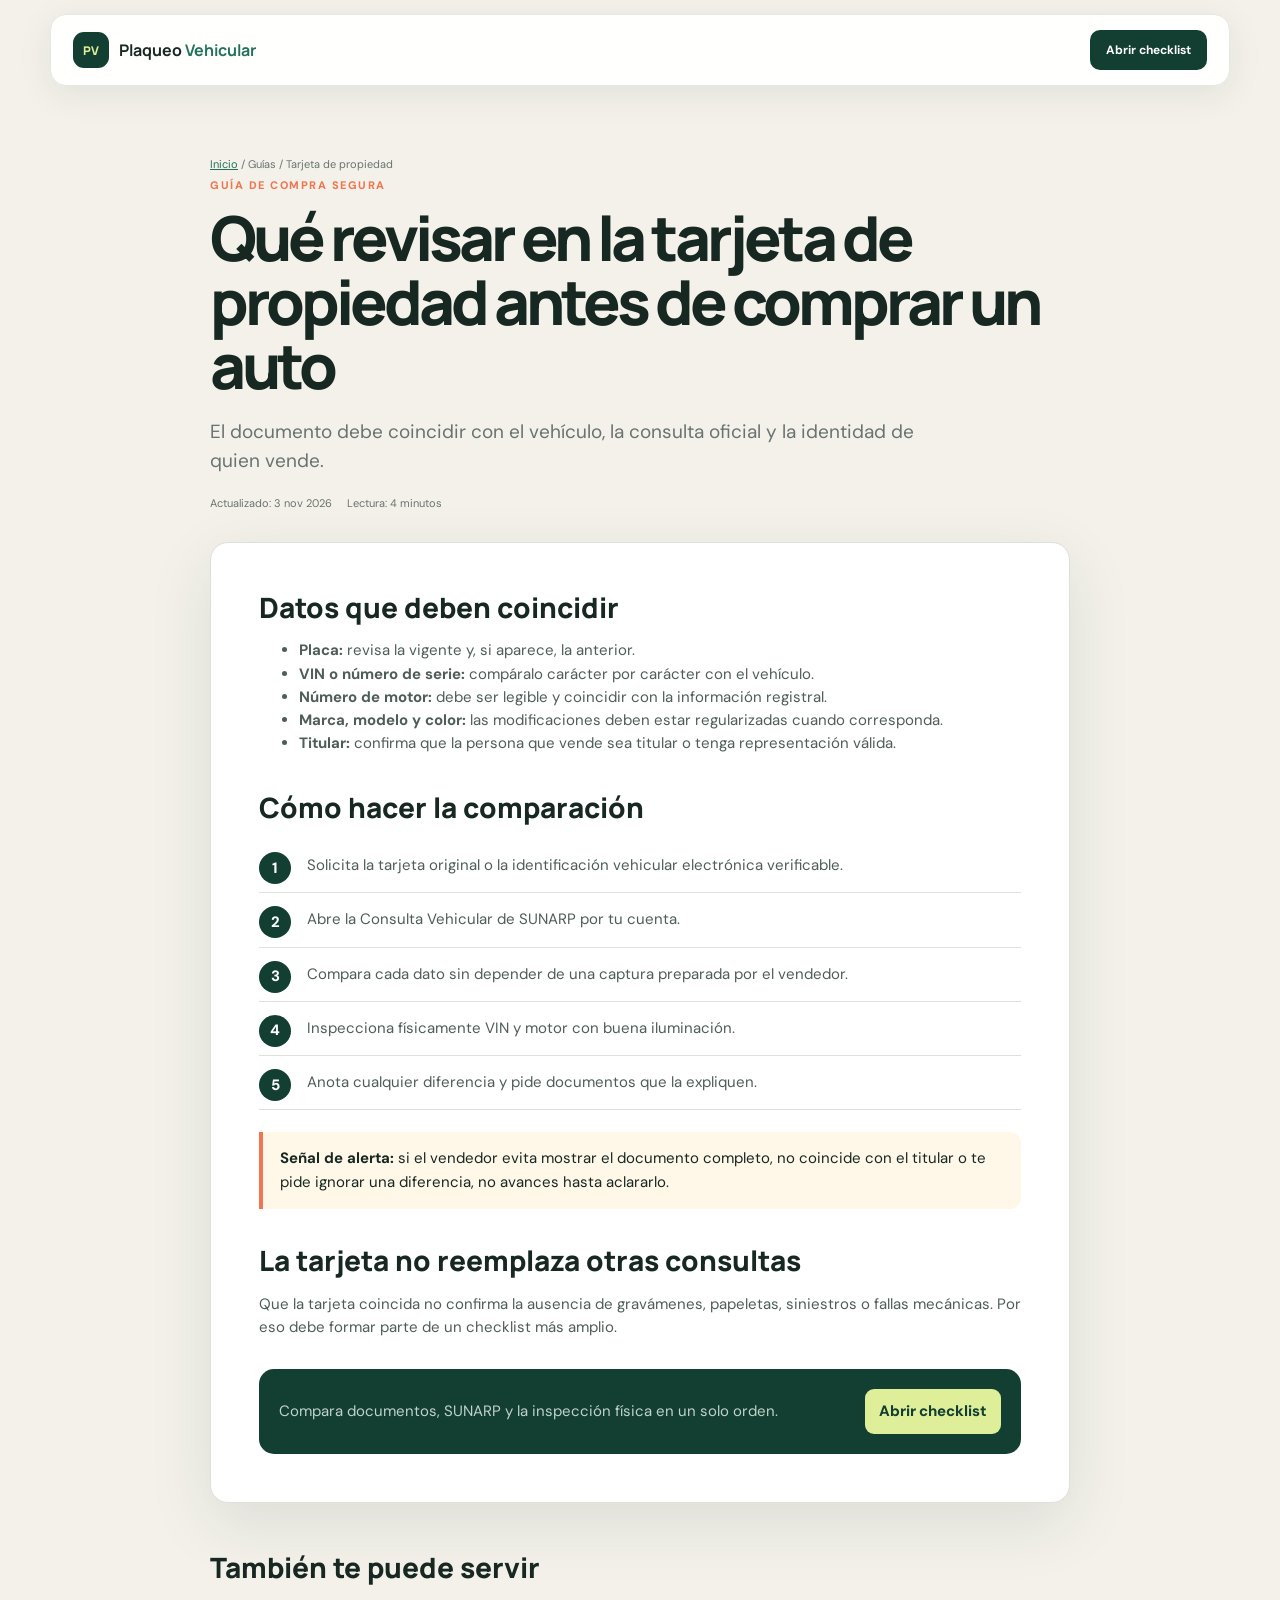
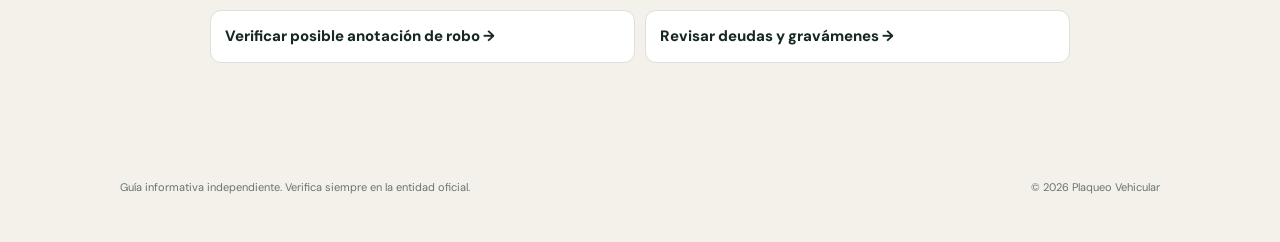
<file: revisar-tarjeta-propiedad.html>
<!doctype html><html lang="es"><head><meta charset="utf-8"><meta name="viewport" content="width=device-width,initial-scale=1"><meta name="theme-color" content="#123f32"><title>Qué revisar en la tarjeta de propiedad de un vehículo</title><meta name="description" content="Lista de datos que debes comparar en la tarjeta de identificación vehicular antes de comprar un auto usado en Perú."><link rel="canonical" href="https://matiascar1.github.io/Plaqueo-vehicular/revisar-tarjeta-propiedad.html"><meta property="og:type" content="article"><meta property="og:locale" content="es_PE"><meta property="og:title" content="Qué revisar en la tarjeta de propiedad"><meta property="og:description" content="VIN, motor, titular y características que deben coincidir."><meta property="og:image" content="https://matiascar1.github.io/Plaqueo-vehicular/og-card.svg"><link rel="preconnect" href="https://fonts.googleapis.com"><link rel="preconnect" href="https://fonts.gstatic.com" crossorigin><link href="https://fonts.googleapis.com/css2?family=DM+Sans:wght@400;500;600;700&family=Manrope:wght@700;800&display=swap" rel="stylesheet"><link rel="stylesheet" href="styles.css?v=8"></head><body class="guide-page"><header class="site-header"><a class="brand" href="index.html"><span class="brand-mark">PV</span><span>Plaqueo <b>Vehicular</b></span></a><a class="header-link" href="index.html#checklist">Abrir checklist</a></header><main><article class="guide-article"><div class="article-hero"><div class="breadcrumbs"><a href="index.html">Inicio</a> / Guías / Tarjeta de propiedad</div><span class="eyebrow">GUÍA DE COMPRA SEGURA</span><h1>Qué revisar en la tarjeta de propiedad antes de comprar un auto</h1><p class="article-lead">El documento debe coincidir con el vehículo, la consulta oficial y la identidad de quien vende.</p><div class="article-meta"><span>Actualizado: 3 nov 2026</span><span>Lectura: 4 minutos</span></div></div><div class="article-body"><h2>Datos que deben coincidir</h2><ul><li><b>Placa:</b> revisa la vigente y, si aparece, la anterior.</li><li><b>VIN o número de serie:</b> compáralo carácter por carácter con el vehículo.</li><li><b>Número de motor:</b> debe ser legible y coincidir con la información registral.</li><li><b>Marca, modelo y color:</b> las modificaciones deben estar regularizadas cuando corresponda.</li><li><b>Titular:</b> confirma que la persona que vende sea titular o tenga representación válida.</li></ul><h2>Cómo hacer la comparación</h2><ol class="article-steps"><li>Solicita la tarjeta original o la identificación vehicular electrónica verificable.</li><li>Abre la Consulta Vehicular de SUNARP por tu cuenta.</li><li>Compara cada dato sin depender de una captura preparada por el vendedor.</li><li>Inspecciona físicamente VIN y motor con buena iluminación.</li><li>Anota cualquier diferencia y pide documentos que la expliquen.</li></ol><div class="article-callout"><b>Señal de alerta:</b> si el vendedor evita mostrar el documento completo, no coincide con el titular o te pide ignorar una diferencia, no avances hasta aclararlo.</div><h2>La tarjeta no reemplaza otras consultas</h2><p>Que la tarjeta coincida no confirma la ausencia de gravámenes, papeletas, siniestros o fallas mecánicas. Por eso debe formar parte de un checklist más amplio.</p><div class="article-cta"><p>Compara documentos, SUNARP y la inspección física en un solo orden.</p><a href="index.html#checklist">Abrir checklist</a></div></div></article><section class="related-guides"><h2>También te puede servir</h2><div class="related-list"><a href="verificar-auto-robado.html">Verificar posible anotación de robo →</a><a href="como-saber-deudas-gravamenes.html">Revisar deudas y gravámenes →</a></div></section></main><footer><p>Guía informativa independiente. Verifica siempre en la entidad oficial.</p><span>© 2026 Plaqueo Vehicular</span></footer></body></html>
</file>
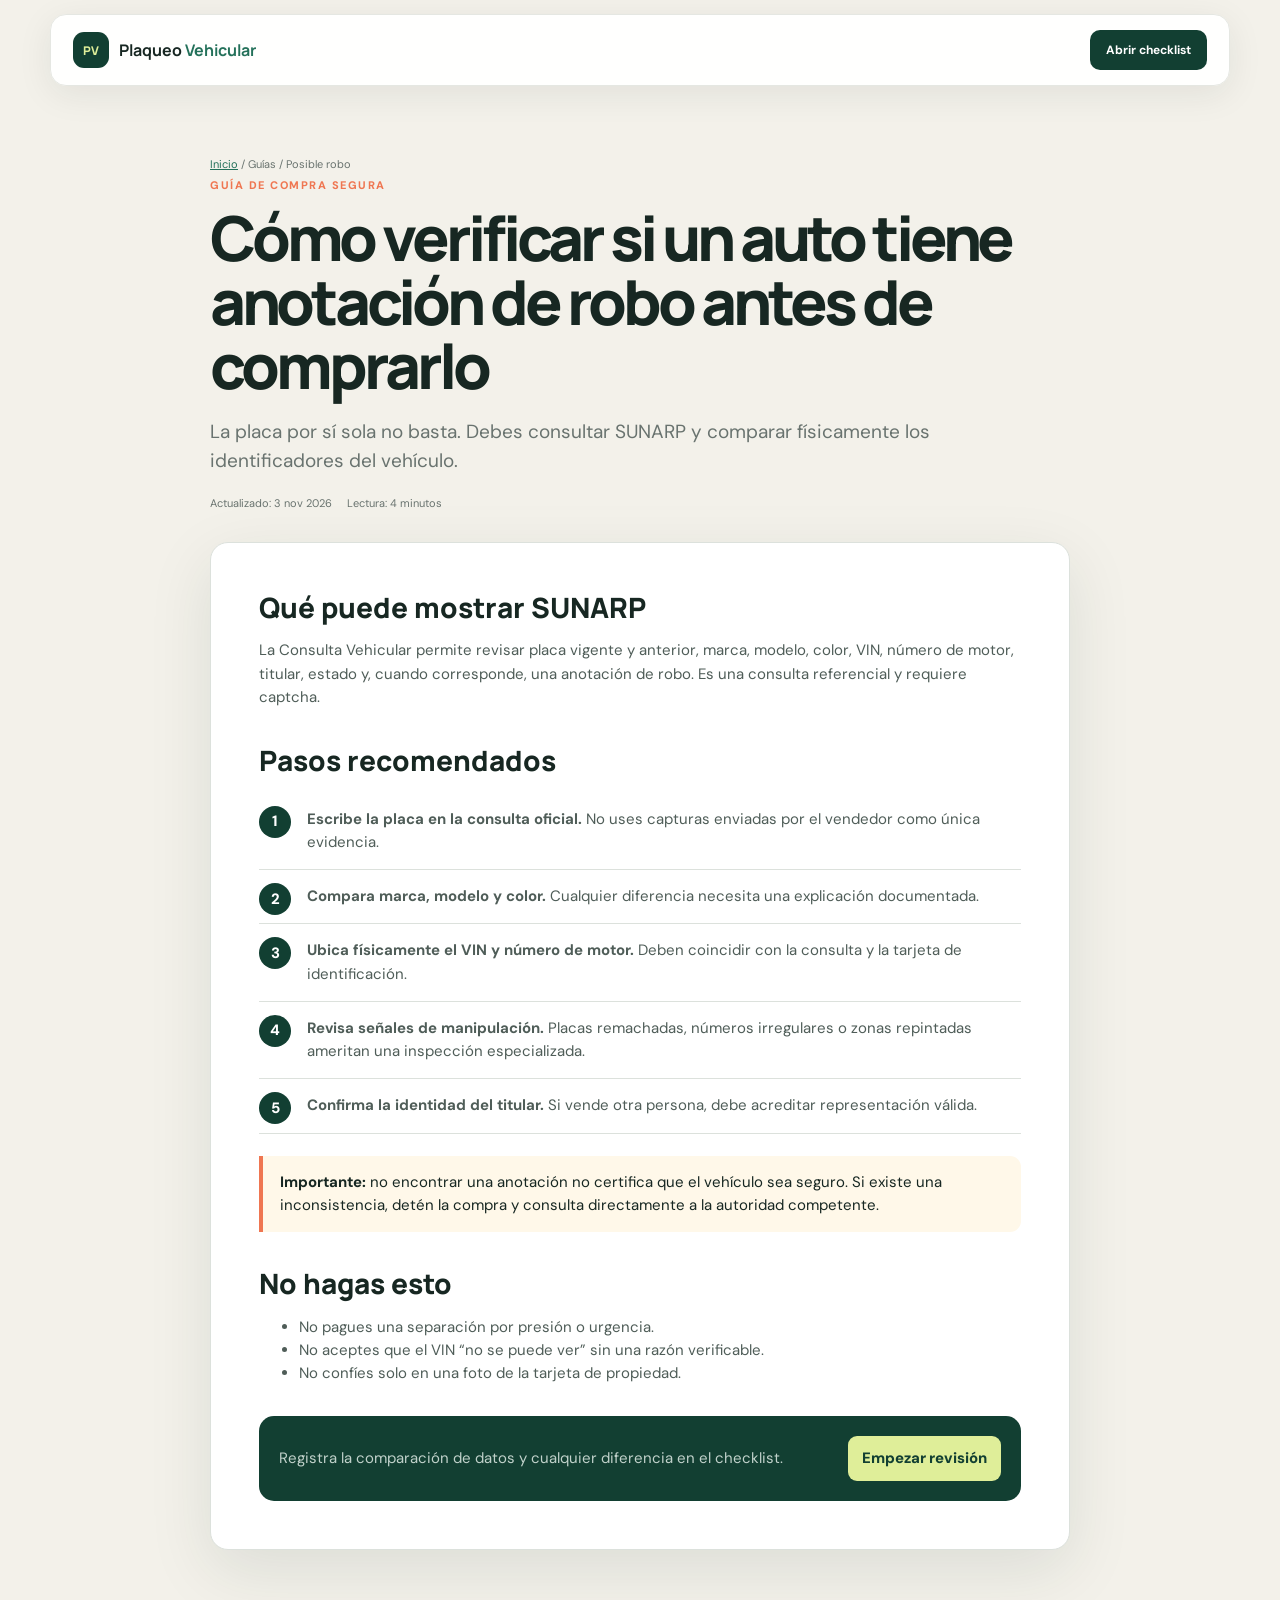
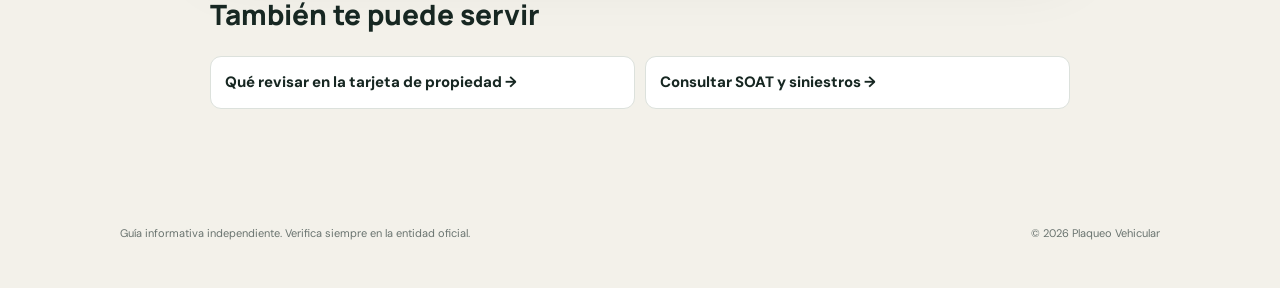
<file: verificar-auto-robado.html>
<!doctype html><html lang="es"><head><meta charset="utf-8"><meta name="viewport" content="width=device-width,initial-scale=1"><meta name="theme-color" content="#123f32"><title>Cómo verificar si un auto tiene anotación de robo en Perú</title><meta name="description" content="Pasos para revisar la posible anotación de robo y comparar VIN, motor, placa y documentos antes de comprar un vehículo usado."><link rel="canonical" href="https://matiascar1.github.io/Plaqueo-vehicular/verificar-auto-robado.html"><meta property="og:type" content="article"><meta property="og:locale" content="es_PE"><meta property="og:title" content="Cómo verificar si un auto tiene anotación de robo"><meta property="og:description" content="Qué revisar en SUNARP y físicamente antes de pagar."><meta property="og:image" content="https://matiascar1.github.io/Plaqueo-vehicular/og-card.svg"><link rel="preconnect" href="https://fonts.googleapis.com"><link rel="preconnect" href="https://fonts.gstatic.com" crossorigin><link href="https://fonts.googleapis.com/css2?family=DM+Sans:wght@400;500;600;700&family=Manrope:wght@700;800&display=swap" rel="stylesheet"><link rel="stylesheet" href="styles.css?v=8"></head><body class="guide-page"><header class="site-header"><a class="brand" href="index.html"><span class="brand-mark">PV</span><span>Plaqueo <b>Vehicular</b></span></a><a class="header-link" href="index.html#checklist">Abrir checklist</a></header><main><article class="guide-article"><div class="article-hero"><div class="breadcrumbs"><a href="index.html">Inicio</a> / Guías / Posible robo</div><span class="eyebrow">GUÍA DE COMPRA SEGURA</span><h1>Cómo verificar si un auto tiene anotación de robo antes de comprarlo</h1><p class="article-lead">La placa por sí sola no basta. Debes consultar SUNARP y comparar físicamente los identificadores del vehículo.</p><div class="article-meta"><span>Actualizado: 3 nov 2026</span><span>Lectura: 4 minutos</span></div></div><div class="article-body"><h2>Qué puede mostrar SUNARP</h2><p>La Consulta Vehicular permite revisar placa vigente y anterior, marca, modelo, color, VIN, número de motor, titular, estado y, cuando corresponde, una anotación de robo. Es una consulta referencial y requiere captcha.</p><h2>Pasos recomendados</h2><ol class="article-steps"><li><b>Escribe la placa en la consulta oficial.</b> No uses capturas enviadas por el vendedor como única evidencia.</li><li><b>Compara marca, modelo y color.</b> Cualquier diferencia necesita una explicación documentada.</li><li><b>Ubica físicamente el VIN y número de motor.</b> Deben coincidir con la consulta y la tarjeta de identificación.</li><li><b>Revisa señales de manipulación.</b> Placas remachadas, números irregulares o zonas repintadas ameritan una inspección especializada.</li><li><b>Confirma la identidad del titular.</b> Si vende otra persona, debe acreditar representación válida.</li></ol><div class="article-callout"><b>Importante:</b> no encontrar una anotación no certifica que el vehículo sea seguro. Si existe una inconsistencia, detén la compra y consulta directamente a la autoridad competente.</div><h2>No hagas esto</h2><ul><li>No pagues una separación por presión o urgencia.</li><li>No aceptes que el VIN “no se puede ver” sin una razón verificable.</li><li>No confíes solo en una foto de la tarjeta de propiedad.</li></ul><div class="article-cta"><p>Registra la comparación de datos y cualquier diferencia en el checklist.</p><a href="index.html#checklist">Empezar revisión</a></div></div></article><section class="related-guides"><h2>También te puede servir</h2><div class="related-list"><a href="revisar-tarjeta-propiedad.html">Qué revisar en la tarjeta de propiedad →</a><a href="consultar-soat-siniestros.html">Consultar SOAT y siniestros →</a></div></section></main><footer><p>Guía informativa independiente. Verifica siempre en la entidad oficial.</p><span>© 2026 Plaqueo Vehicular</span></footer></body></html>
</file>
<file: styles.css>
:root{--ink:#172722;--forest:#123f32;--green:#24715a;--paper:#f3f1ea;--white:#fff;--orange:#ef7651;--amber:#d69528;--red:#b64d3f;--blue:#3d6c91;--muted:#69736f;--line:#dce1dc;--mint:#e3f2eb;--shadow:0 20px 65px rgba(20,49,39,.1)}
*{box-sizing:border-box}html{scroll-behavior:smooth}body{margin:0;background:var(--paper);color:var(--ink);font:15px/1.55 "DM Sans",sans-serif}button,input,textarea{font:inherit}button,a{transition:.2s ease}a{color:inherit}.site-header{height:72px;max-width:1180px;margin:14px auto 0;padding:0 22px;display:flex;align-items:center;justify-content:space-between;background:rgba(255,255,255,.95);border:1px solid #e5e7e2;border-radius:16px;box-shadow:0 8px 35px rgba(30,43,39,.08);position:sticky;top:12px;z-index:20;backdrop-filter:blur(12px)}.brand{display:flex;align-items:center;gap:10px;text-decoration:none;font:700 16px Manrope,sans-serif}.brand b{color:var(--green)}.brand-mark{width:36px;height:36px;border-radius:11px;display:grid;place-items:center;background:var(--forest);color:#dfee99;font:800 12px Manrope,sans-serif}.site-header nav{display:flex;gap:28px}.site-header nav a{text-decoration:none;font-size:12px;font-weight:800}.site-header nav a:hover{color:var(--green)}.header-link{background:var(--forest);color:white;text-decoration:none;padding:11px 16px;border-radius:10px;font-weight:700;font-size:12px}main{max-width:1080px;margin:auto;padding:0 20px}.hero{padding:78px 0 70px}.hero-copy{max-width:900px;margin:auto;text-align:center}.eyebrow{color:var(--orange);font-size:11px;font-weight:800;letter-spacing:1.5px}.hero h1,.section-heading h2,.limits h2,.guide-article h1{font:800 clamp(42px,7vw,72px)/1.03 Manrope,sans-serif;letter-spacing:-4px;margin:10px 0 18px}.hero h1 em{color:var(--green);font-style:normal}.hero-copy p{max-width:730px;margin:auto;color:var(--muted);font-size:17px}.plate-form{max-width:760px;margin:34px auto 0;background:white;border:1px solid var(--line);border-radius:17px;padding:11px;box-shadow:var(--shadow)}.plate-form label{display:block;padding:2px 10px 8px;color:var(--muted);font-size:11px;font-weight:800;text-transform:uppercase;letter-spacing:.8px}.plate-row{display:flex;gap:8px}.plate-row input{flex:1;min-width:0;border:1px solid var(--line);background:#f7f8f5;border-radius:11px;padding:15px 17px;font:800 23px Manrope,sans-serif;letter-spacing:2px;text-transform:uppercase;outline:none}.plate-row input:focus{border-color:var(--green);box-shadow:0 0 0 3px rgba(36,113,90,.12)}.plate-row button{border:0;background:var(--forest);color:white;border-radius:11px;padding:0 21px;font-weight:800;cursor:pointer}.plate-form small{display:block;color:var(--muted);padding:9px 10px 1px}.trust-row{display:flex;justify-content:center;gap:24px;margin:20px auto 0;color:var(--green);font-size:12px;font-weight:800}.checklist-section{scroll-margin-top:105px;padding:30px 0 95px}.section-heading{display:flex;align-items:end;justify-content:space-between;gap:30px;margin-bottom:28px}.section-heading h2,.limits h2{font-size:clamp(32px,5vw,52px);letter-spacing:-2.6px;margin:8px 0 4px}.section-heading p{color:var(--muted);font-size:16px;margin:0}.verified-date{flex:0 0 auto;background:white;border:1px solid var(--line);border-radius:12px;padding:10px 14px;text-align:right}.verified-date span{display:block;color:var(--muted);font-size:9px;text-transform:uppercase;letter-spacing:.7px}.verified-date strong{font:800 15px Manrope,sans-serif}.checklist-layout{display:grid;grid-template-columns:295px 1fr;gap:18px;align-items:start}.summary-card{position:sticky;top:102px;background:var(--forest);color:white;border-radius:17px;padding:22px;box-shadow:var(--shadow)}.summary-label{font-size:10px;letter-spacing:1px;text-transform:uppercase;color:#c2d3cc;font-weight:800}.traffic{display:flex;align-items:center;gap:9px;margin:16px 0 8px;font:800 18px/1.2 Manrope,sans-serif}.traffic-dot{width:13px;height:13px;border-radius:50%;background:var(--amber);box-shadow:0 0 0 5px rgba(214,149,40,.2)}.traffic.ok .traffic-dot{background:#6fbc8c;box-shadow:0 0 0 5px rgba(111,188,140,.18)}.traffic.danger .traffic-dot{background:#f07360;box-shadow:0 0 0 5px rgba(240,115,96,.18)}.summary-card>p{color:#c2d3cc;font-size:12px;margin:0 0 16px}.progress{height:7px;background:rgba(255,255,255,.15);border-radius:999px;overflow:hidden}.progress span{display:block;height:100%;width:0;background:#dfee99;transition:.3s}.summary-counts{display:grid;gap:6px;margin:16px 0}.summary-counts span{display:flex;align-items:center;gap:6px;color:#c2d3cc;font-size:11px}.summary-counts b{color:white;font-size:14px}.prepared-plate{display:flex;justify-content:space-between;align-items:center;border-top:1px solid rgba(255,255,255,.16);border-bottom:1px solid rgba(255,255,255,.16);padding:13px 0;margin:14px 0}.prepared-plate span{color:#c2d3cc;font-size:11px}.prepared-plate strong{font:800 16px Manrope,sans-serif}.summary-actions{display:grid;grid-template-columns:1fr 1fr;gap:7px}.summary-actions button{border:1px solid rgba(255,255,255,.25);background:transparent;color:white;border-radius:9px;padding:10px;font-size:11px;font-weight:800;cursor:pointer}.summary-actions .action-primary{grid-column:1/-1;background:#dfee99;color:var(--forest);border-color:#dfee99}.summary-actions .action-quiet{grid-column:1/-1}.summary-actions button:hover{transform:translateY(-1px)}.summary-card>small{display:block;color:#9eb4ab;margin-top:14px;font-size:9px}.steps{display:grid;gap:13px}.check-step{background:white;border:1px solid var(--line);border-left:5px solid #a4ada9;border-radius:16px;padding:21px;box-shadow:0 7px 20px rgba(25,45,38,.04);break-inside:avoid}.check-step.state-ok{border-left-color:#5ca977}.check-step.state-warn{border-left-color:var(--red)}.check-step>header{display:grid;grid-template-columns:40px 1fr;gap:12px;align-items:start}.step-number{width:38px;height:38px;border-radius:11px;display:grid;place-items:center;background:var(--forest);color:white;font:800 15px Manrope,sans-serif}.priority{display:inline-block;color:#7b661b;background:#f7ebc7;border-radius:999px;padding:4px 8px;font-size:8px;font-weight:800;text-transform:uppercase;letter-spacing:.6px}.priority.critical{background:#ffebe4;color:#a54e36}.check-step h3{font:800 21px/1.2 Manrope,sans-serif;margin:6px 0 0}.check-step>p{color:var(--muted);margin:13px 0 17px}.step-source{display:flex;align-items:center;justify-content:space-between;gap:14px;background:#f5f7f4;border:1px solid var(--line);border-radius:11px;padding:12px 13px}.step-source b,.step-source small{display:block}.step-source small{color:var(--muted);font-size:10px;margin-top:2px}.step-source a{flex:0 0 auto;text-decoration:none;background:var(--forest);color:white;border-radius:8px;padding:9px 11px;font-size:10px;font-weight:800}.step-source a:hover,.step-source a.ready{background:var(--green)}.paid-source{background:#fff8e9}.source-pair{display:grid;grid-template-columns:1fr 1fr;gap:8px}.source-pair .step-source{display:block}.source-pair .step-source a{display:inline-block;margin-top:10px}.review-options{display:grid;grid-template-columns:repeat(3,1fr);gap:7px;margin:16px 0 12px}.review-options button{border:1px solid var(--line);background:white;border-radius:9px;padding:9px 7px;font-size:10px;font-weight:800;cursor:pointer}.review-options button[data-result="ok"].selected{background:#e0f1e6;border-color:#83bb95;color:#23633b}.review-options button[data-result="warn"].selected{background:#ffebe7;border-color:#d98d7f;color:#963e32}.review-options button[data-result="pending"].selected{background:#f4ead0;border-color:#d3af5b;color:#765b17}.note-label{display:block;color:var(--muted);font-size:9px;font-weight:800;text-transform:uppercase;letter-spacing:.5px}.note-label textarea{display:block;width:100%;min-height:64px;resize:vertical;margin-top:5px;border:1px solid var(--line);border-radius:9px;padding:10px;background:#fbfcfa;color:var(--ink);font-size:12px;outline:none}.note-label textarea:focus{border-color:var(--green);box-shadow:0 0 0 3px rgba(36,113,90,.08)}.physical-list{display:grid;grid-template-columns:1fr 1fr;gap:7px;background:#f5f7f4;border-radius:11px;padding:13px}.physical-list label{display:flex;align-items:flex-start;gap:7px;font-size:11px}.physical-list input{accent-color:var(--green);margin-top:2px}.guides{scroll-margin-top:100px;padding:20px 0 95px}.guide-grid{display:grid;grid-template-columns:repeat(3,1fr);gap:13px}.guide-grid a{background:white;border:1px solid var(--line);border-radius:15px;padding:20px;text-decoration:none;box-shadow:0 7px 20px rgba(25,45,38,.04)}.guide-grid a:hover{transform:translateY(-3px);box-shadow:var(--shadow)}.guide-grid span{display:grid;place-items:center;width:30px;height:30px;border-radius:50%;background:var(--forest);color:white;font-size:10px;font-weight:800}.guide-grid h3{font:800 18px/1.25 Manrope,sans-serif;margin:20px 0 7px}.guide-grid p{color:var(--muted);font-size:12px}.guide-grid b{color:var(--green);font-size:11px}.limits{display:grid;grid-template-columns:.9fr 1.1fr;gap:60px;background:var(--forest);color:white;margin-inline:calc(50% - 50vw);padding:72px max(20px,calc((100vw - 1080px)/2))}.limits .eyebrow{color:#dfee99}.limits h2{color:white}.limits>div>p{color:#b9cbc4}.limit-list p{margin:0;padding:15px 0;border-bottom:1px solid rgba(255,255,255,.18)}.limit-list b,.limit-list span{display:block}.limit-list span{color:#b9cbc4;font-size:12px;margin-top:3px}footer{max-width:1080px;margin:auto;padding:35px 20px;display:flex;justify-content:space-between;align-items:center;color:var(--muted);font-size:11px}.toast{position:fixed;left:50%;bottom:22px;transform:translate(-50%,20px);background:var(--ink);color:white;border-radius:999px;padding:10px 15px;opacity:0;pointer-events:none;transition:.2s;z-index:50}.toast.show{opacity:1;transform:translate(-50%,0)}

/* Guide pages */
.guide-page main{max-width:900px}.article-hero{padding:70px 0 30px}.breadcrumbs{font-size:11px;color:var(--muted)}.breadcrumbs a{color:var(--green)}.guide-article h1{font-size:clamp(38px,6vw,62px);max-width:850px}.article-lead{font-size:19px;color:var(--muted);max-width:750px}.article-meta{display:flex;gap:15px;color:var(--muted);font-size:11px;margin-top:18px}.article-body{background:white;border:1px solid var(--line);border-radius:18px;padding:clamp(22px,5vw,48px);box-shadow:var(--shadow);margin-bottom:45px}.article-body h2{font:800 28px/1.2 Manrope,sans-serif;margin:35px 0 12px}.article-body h2:first-child{margin-top:0}.article-body h3{font:800 19px Manrope,sans-serif;margin:25px 0 8px}.article-body p,.article-body li{color:#4f5d58}.article-body a{color:var(--green);font-weight:800}.article-callout{background:#fff8e9;border-left:4px solid var(--orange);padding:15px 17px;margin:22px 0;border-radius:0 11px 11px 0}.article-steps{counter-reset:item;list-style:none;padding:0}.article-steps li{counter-increment:item;padding:15px 0 15px 48px;border-bottom:1px solid var(--line);position:relative}.article-steps li:before{content:counter(item);position:absolute;left:0;top:13px;width:32px;height:32px;border-radius:50%;display:grid;place-items:center;background:var(--forest);color:white;font-weight:800}.article-cta{display:flex;align-items:center;justify-content:space-between;gap:20px;background:var(--forest);color:white;border-radius:15px;padding:20px;margin-top:30px}.article-cta p{color:#c1d2cb;margin:0}.article-cta a{flex:0 0 auto;background:#dfee99;color:var(--forest);padding:11px 14px;border-radius:9px;text-decoration:none}.related-guides{margin:0 0 70px}.related-guides h2{font:800 28px Manrope,sans-serif}.related-list{display:grid;grid-template-columns:1fr 1fr;gap:10px}.related-list a{background:white;border:1px solid var(--line);border-radius:11px;padding:14px;text-decoration:none;font-weight:800}

@media(max-width:850px){.site-header nav{display:none}.checklist-layout{grid-template-columns:1fr}.summary-card{position:relative;top:auto}.summary-actions{grid-template-columns:repeat(3,1fr)}.summary-actions .action-primary,.summary-actions .action-quiet{grid-column:auto}.guide-grid{grid-template-columns:1fr 1fr}}
@media(max-width:650px){.site-header{margin:0;border-radius:0;top:0;height:64px;padding:0 14px}.header-link{padding:9px 11px}.hero{padding:50px 0}.hero h1{font-size:40px;letter-spacing:-2.5px}.hero-copy p{font-size:15px}.plate-row{flex-direction:column}.plate-row button{padding:14px}.trust-row{flex-direction:column;align-items:center;gap:5px}.section-heading{display:block}.verified-date{display:inline-block;text-align:left;margin-top:14px}.step-source{display:block}.step-source a{display:inline-block;margin-top:10px}.source-pair{grid-template-columns:1fr}.review-options{grid-template-columns:1fr}.physical-list{grid-template-columns:1fr}.guide-grid{grid-template-columns:1fr}.limits{grid-template-columns:1fr;gap:25px;padding-block:55px}.summary-actions{grid-template-columns:1fr 1fr}.summary-actions .action-primary{grid-column:1/-1}.summary-actions .action-quiet{grid-column:1/-1}footer{align-items:flex-start;flex-direction:column;gap:16px}.article-meta{display:block}.article-meta span{display:block}.article-cta{display:block}.article-cta a{display:inline-block;margin-top:14px}.related-list{grid-template-columns:1fr}}
@media(max-width:420px){main{padding:0 14px}.hero h1{font-size:34px}.site-header .brand span:last-child{display:none}.check-step{padding:17px}.check-step h3{font-size:18px}.article-body{padding:19px}}
@media(prefers-reduced-motion:reduce){*{scroll-behavior:auto!important;transition:none!important}}

@media print{@page{size:A4;margin:12mm}body{background:white;font-size:9.5pt;-webkit-print-color-adjust:exact;print-color-adjust:exact}.site-header,.hero,.guides,.limits,footer,.toast,.summary-actions,.step-source a{display:none!important}main{max-width:none;padding:0}.checklist-section{padding:0}.section-heading{margin-bottom:10px}.section-heading h2{font-size:24pt}.checklist-layout{display:block}.summary-card{position:relative;top:auto;box-shadow:none;border-radius:10px;padding:14px;margin-bottom:10px}.summary-counts{grid-template-columns:repeat(3,1fr)}.steps{gap:7px}.check-step{box-shadow:none;padding:12px;break-inside:avoid}.check-step>header{grid-template-columns:30px 1fr}.step-number{width:28px;height:28px}.check-step h3{font-size:14pt}.check-step>p{margin:7px 0}.review-options{margin:8px 0}.review-options button:not(.selected){display:none}.review-options button.selected{padding:5px}.note-label textarea{min-height:42px;border-color:#bbb}.physical-list{padding:8px}.printing-checklist .checklist-section{display:block}}
</file>
